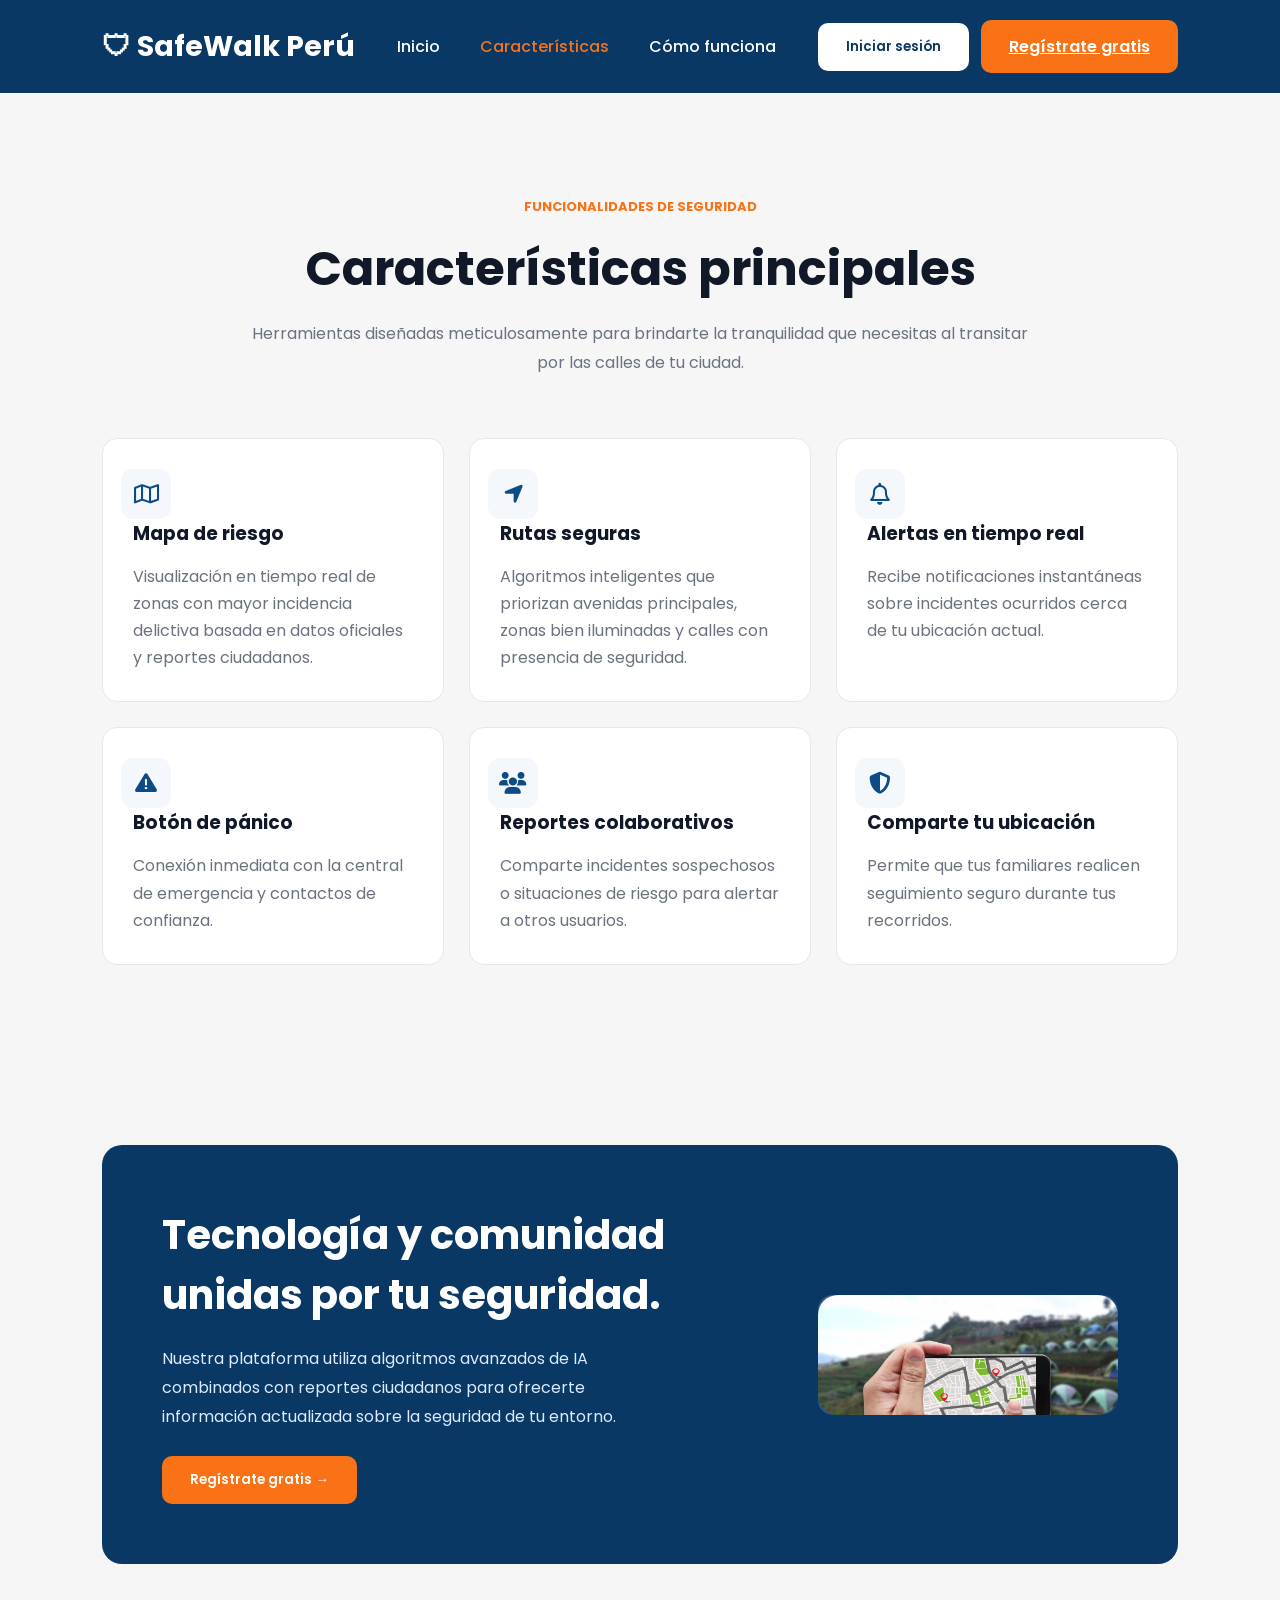
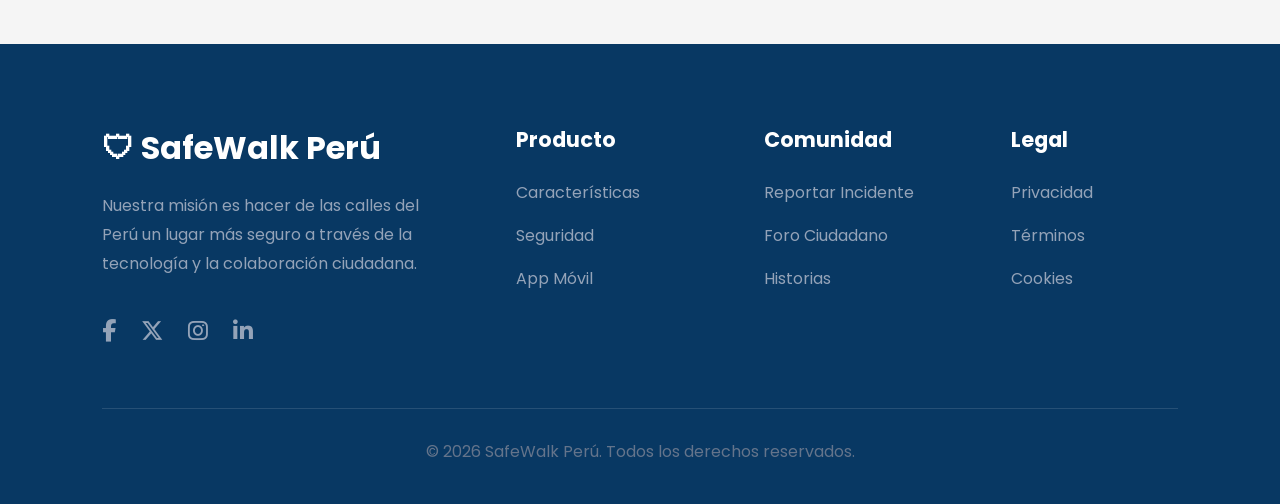
<file: caracteristicas.html>
<!DOCTYPE html>
<html lang="es">
  <head>
    <meta charset="UTF-8" />
    <meta name="viewport" content="width=device-width, initial-scale=1.0" />
    <title>Características | SafeWalk Perú</title>

    <link rel="preconnect" href="https://fonts.googleapis.com" />
    <link rel="preconnect" href="https://fonts.gstatic.com" crossorigin />

    <link
      href="https://fonts.googleapis.com/css2?family=Poppins:wght@400;500;600;700;800&display=swap"
      rel="stylesheet"
    />

    <link
      rel="stylesheet"
      href="https://cdnjs.cloudflare.com/ajax/libs/font-awesome/6.5.1/css/all.min.css"
    />

    <link rel="stylesheet" href="styles.css" />
  </head>

  <body>
    <header>
      <nav class="navbar">
        <div class="logo">🛡 SafeWalk Perú</div>

        <ul class="menu">
          <li><a href="index.html">Inicio</a></li>
          <li>
            <a href="caracteristicas.html" class="active">Características</a>
          </li>
          <li><a href="como-funciona.html">Cómo funciona</a></li>
        </ul>

        <div class="nav-buttons">
          <button class="btn-login">Iniciar sesión</button>

          <a href="registro.html" class="btn-orange"> Regístrate gratis </a>
        </div>
      </nav>
    </header>

    <section class="features-page">
      <div class="features-header">
        <span class="section-tag"> FUNCIONALIDADES DE SEGURIDAD </span>

        <h1>Características principales</h1>

        <p>
          Herramientas diseñadas meticulosamente para brindarte la tranquilidad
          que necesitas al transitar por las calles de tu ciudad.
        </p>
      </div>

      <div class="features-grid">
        <div class="feature-card">
          <div class="feature-icon">
            <i class="fa-regular fa-map"></i>
          </div>

          <h3>Mapa de riesgo</h3>

          <p>
            Visualización en tiempo real de zonas con mayor incidencia delictiva
            basada en datos oficiales y reportes ciudadanos.
          </p>
        </div>

        <div class="feature-card">
          <div class="feature-icon">
            <i class="fa-solid fa-location-arrow"></i>
          </div>

          <h3>Rutas seguras</h3>

          <p>
            Algoritmos inteligentes que priorizan avenidas principales, zonas
            bien iluminadas y calles con presencia de seguridad.
          </p>
        </div>

        <div class="feature-card">
          <div class="feature-icon">
            <i class="fa-regular fa-bell"></i>
          </div>

          <h3>Alertas en tiempo real</h3>

          <p>
            Recibe notificaciones instantáneas sobre incidentes ocurridos cerca
            de tu ubicación actual.
          </p>
        </div>

        <div class="feature-card">
          <div class="feature-icon">
            <i class="fa-solid fa-triangle-exclamation"></i>
          </div>

          <h3>Botón de pánico</h3>

          <p>
            Conexión inmediata con la central de emergencia y contactos de
            confianza.
          </p>
        </div>

        <div class="feature-card">
          <div class="feature-icon">
            <i class="fa-solid fa-users"></i>
          </div>

          <h3>Reportes colaborativos</h3>

          <p>
            Comparte incidentes sospechosos o situaciones de riesgo para alertar
            a otros usuarios.
          </p>
        </div>

        <div class="feature-card">
          <div class="feature-icon">
            <i class="fa-solid fa-shield-halved"></i>
          </div>

          <h3>Comparte tu ubicación</h3>

          <p>
            Permite que tus familiares realicen seguimiento seguro durante tus
            recorridos.
          </p>
        </div>
      </div>
    </section>

    <section class="features-cta">
      <div class="features-cta-content">
        <div>
          <h2>
            Tecnología y comunidad<br />
            unidas por tu seguridad.
          </h2>

          <p>
            Nuestra plataforma utiliza algoritmos avanzados de IA combinados con
            reportes ciudadanos para ofrecerte información actualizada sobre la
            seguridad de tu entorno.
          </p>

          <button class="btn-orange">Regístrate gratis →</button>
        </div>

        <div class="cta-decoration">
  <img src="images/safewalk-app.jpg" alt="Vista previa SafeWalk" />
</div>
    </section>

    <footer class="footer">
      <div class="footer-container">
        <div class="footer-brand">
          <h2>🛡 SafeWalk Perú</h2>

          <p>
            Nuestra misión es hacer de las calles del Perú un lugar más seguro a
            través de la tecnología y la colaboración ciudadana.
          </p>

          <div class="social-icons">
            <a href="#">
              <i class="fab fa-facebook-f"></i>
            </a>

            <a href="#">
              <i class="fab fa-x-twitter"></i>
            </a>

            <a href="#">
              <i class="fab fa-instagram"></i>
            </a>

            <a href="#">
              <i class="fab fa-linkedin-in"></i>
            </a>
          </div>
        </div>

        <div class="footer-column">
          <h3>Producto</h3>

          <a href="#">Características</a>
          <a href="#">Seguridad</a>
          <a href="#">App Móvil</a>
        </div>

        <div class="footer-column">
          <h3>Comunidad</h3>

          <a href="#">Reportar Incidente</a>
          <a href="#">Foro Ciudadano</a>
          <a href="#">Historias</a>
        </div>

        <div class="footer-column">
          <h3>Legal</h3>

          <a href="#">Privacidad</a>
          <a href="#">Términos</a>
          <a href="#">Cookies</a>
        </div>
      </div>

      <div class="footer-divider"></div>

      <div class="footer-copy">
        © 2026 SafeWalk Perú. Todos los derechos reservados.
      </div>
    </footer>
  </body>
</html>
</file>
<file: styles.css>
* {
  margin: 0;
  padding: 0;
  box-sizing: border-box;
  font-family: "Poppins", sans-serif;
}

body {
  background: #f5f5f5;
  color: #1f2937;
}

/* NAVBAR */

.navbar {
  background: #083863;
  padding: 20px 8%;
  display: flex;
  justify-content: space-between;
  align-items: center;
  position: sticky;
  top: 0;
}

.nav-buttons {
  display: flex;
  gap: 12px;
  align-items: center;
}

.btn-login {
  background: white;
  color: #083863;
  border: none;
  padding: 14px 28px;
  border-radius: 10px;
  cursor: pointer;
  font-weight: 600;
  transition: 0.3s;
}

.btn-login:hover {
  transform: translateY(-2px);
}

.btn-orange {
  background: #f97316;
  color: white;
  border: none;
  padding: 14px 28px;
  border-radius: 10px;
  cursor: pointer;
  font-weight: 600;
  transition: 0.3s;
}

.btn-orange:hover {
  transform: translateY(-2px);
}

.logo {
  color: white;
  font-size: 1.8rem;
  font-weight: 700;
}

.menu {
  display: flex;
  gap: 40px;
  list-style: none;
}

.menu a {
  color: white;
  text-decoration: none;
  font-weight: 500;
}

.btn-orange {
  background: #f97316;
  color: white;
  border: none;
  padding: 14px 28px;
  border-radius: 10px;
  cursor: pointer;
  font-weight: 600;
}

.btn-outline {
  background: white;
  color: #083863;
  border: 1px solid #d1d5db;
  padding: 14px 28px;
  border-radius: 10px;
  cursor: pointer;
}

/* HERO */

.hero {
  max-width: 1300px;
  margin: auto;
  min-height: 90vh;
  display: flex;
  justify-content: space-between;
  align-items: center;
  gap: 100px;
  padding: 80px 40px;
}

.hero-text {
  flex: 1;
}

.badge {
  display: inline-block;
  background: #fff1e8;
  color: #f97316;
  padding: 8px 18px;
  border-radius: 999px;
  font-size: 14px;
  font-weight: 600;
  margin-bottom: 25px;
}

.hero-title {
  font-size: 4rem;
  line-height: 1.05;
  font-weight: 800;
  margin-bottom: 25px;
}

.hero-title span {
  color: #f97316;
}

.hero-description {
  max-width: 620px;
  color: #6b7280;
  font-size: 1.2rem;
  line-height: 1.8;
}

.hero-buttons {
  display: flex;
  gap: 15px;
  margin-top: 35px;
  margin-bottom: 40px;
}

.benefits {
  display: grid;
  grid-template-columns: repeat(2, 1fr);
  gap: 18px 50px;
  color: #4b5563;
}

.hero-image {
  position: relative;
}

.hero-image img {
  width: 520px;
  height: 560px;
  object-fit: cover;
  border-radius: 20px;
  border: 5px solid white;
  box-shadow: 0 25px 60px rgba(0, 0, 0, 0.18);
}

/* TARJETAS FLOTANTES */

.floating-card {
  position: absolute;
  background: white;
  padding: 15px 20px;
  border-radius: 18px;
  box-shadow: 0 10px 30px rgba(0, 0, 0, 0.15);
  display: flex;
  flex-direction: column;
  gap: 4px;
}

.floating-card small {
  color: #6b7280;
}

.top-card {
  top: 30px;
  right: -40px;
}

.left-card {
  left: -40px;
  bottom: 80px;
}

.right-card {
  right: -30px;
  bottom: 20px;
}

/* RESPONSIVE */

@media (max-width: 992px) {
  .hero {
    flex-direction: column;
    text-align: center;
    gap: 60px;
  }

  .hero-title {
    font-size: 3.5rem;
  }

  .benefits {
    grid-template-columns: 1fr;
  }

  .hero-image img {
    width: 100%;
    max-width: 450px;
    height: auto;
  }

  .floating-card {
    display: none;
  }

  .menu {
    display: none;
  }
}

/* DESAFÍOS */

.challenge {
  background: f5f5f5;
  padding: 120px 8%;
}

.section-header {
  text-align: center;
  max-width: 800px;
  margin: 0 auto 70px;
}

.section-header h2 {
  font-size: 3rem;
  font-weight: 800;
  color: #111827;
}

.line {
  width: 80px;
  height: 5px;
  background: #f97316;
  border-radius: 20px;
  margin: 20px auto 30px;
}

.section-header p {
  color: #6b7280;
  font-size: 1.15rem;
  line-height: 1.8;
}

.challenge-cards {
  max-width: 1200px;
  margin: auto;
  display: grid;
  grid-template-columns: repeat(3, 1fr);
  gap: 30px;
}

.challenge-card {
  background: #f1f5f9;
  padding: 45px 35px;
  border-radius: 18px;
  text-align: center;
  transition: 0.3s;
}

.challenge-card:hover {
  transform: translateY(-8px);
  box-shadow: 0 15px 30px rgba(0, 0, 0, 0.08);
}

.icon {
  width: 60px;
  height: 60px;

  display: flex;
  align-items: center;
  justify-content: center;

  background: #eef4ff;
  border-radius: 12px;

  margin: 0 auto 20px;
}

.icon i {
  font-size: 24px;
  color: #0b3c6d;
}

.challenge-card h3 {
  font-size: 1.2rem;
  margin-bottom: 18px;
  color: #1f2937;
}

.challenge-card p {
  color: #6b7280;
  line-height: 1.8;
}

/* RESPONSIVE */

@media (max-width: 992px) {
  .challenge-cards {
    grid-template-columns: 1fr;
  }

  .section-header h2 {
    font-size: 2.2rem;
  }
}

/* CTA AZUL */

.community {
  background: #083863;
  padding: 80px 8%;
}

.community-content {
  max-width: 1200px;
  margin: auto;
  display: flex;
  justify-content: space-between;
  align-items: center;
  gap: 60px;
}

.community-text h2 {
  color: white;
  font-size: 3rem;
  line-height: 1.1;
  margin-bottom: 20px;
}

.community-text p {
  color: #dbeafe;
  font-size: 1.15rem;
  line-height: 1.8;
  max-width: 600px;
}

.community-btn {
  background: #f97316;
  color: white;
  border: none;
  padding: 24px 45px;
  border-radius: 16px;
  font-size: 1.2rem;
  font-weight: 600;
  cursor: pointer;

  box-shadow: 0 12px 30px rgba(249, 115, 22, 0.35),
    0 6px 12px rgba(0, 0, 0, 0.12);

  transition: all 0.3s ease;
}

.community-btn:hover {
  transform: translateY(-4px);

  box-shadow: 0 18px 40px rgba(249, 115, 22, 0.45),
    0 10px 20px rgba(0, 0, 0, 0.18);
}

/* PRIORIDAD */

.priority {
  padding: 100px 8%;
  display: flex;
  align-items: center;
  justify-content: center;
  gap: 70px;
  background: #f6f6f7;
}

.priority-image img {
  width: 520px;
  height: 340px;
  object-fit: cover;
  border-radius: 20px;
  box-shadow: 0 10px 25px rgba(0, 0, 0, 0.12);
}

.priority-content {
  max-width: 550px;
}

.priority-content h2 {
  font-size: 3rem;
  line-height: 1.1;
  margin-bottom: 25px;
  color: #111827;
}

.priority-content p {
  color: #6b7280;
  line-height: 1.9;
  margin-bottom: 30px;
}

.feature-box {
  background: white;
  border: 1px solid #e5e7eb;
  border-radius: 16px;
  padding: 20px;
  display: flex;
  gap: 18px;
  align-items: flex-start;
  margin-bottom: 18px;
}

.feature-box h4 {
  margin-bottom: 6px;
  color: #111827;
}

.feature-box span {
  color: #6b7280;
  font-size: 0.95rem;
}

/* RESPONSIVE */

@media (max-width: 992px) {
  .community-content {
    flex-direction: column;
    text-align: center;
  }

  .community-btn {
    min-width: auto;
    width: 100%;
  }

  .priority {
    flex-direction: column;
  }

  .priority-image img {
    width: 100%;
    height: auto;
  }

  .priority-content h2 {
    font-size: 2.2rem;
  }
}

.footer {
  background: #083863;
  padding: 80px 8% 40px;
}

.footer-container {
  max-width: 1200px;
  margin: auto;
  display: grid;
  grid-template-columns: 2fr 1fr 1fr 1fr;
  gap: 80px;
}

.footer-brand h2 {
  color: white;
  font-size: 2rem;
  margin-bottom: 20px;
}

.footer-brand p {
  color: #94a3b8;
  line-height: 1.8;
  max-width: 420px;
}

.social-icons {
  display: flex;
  gap: 25px;
  margin-top: 35px;
}

.social-icons a {
  color: #94a3b8;
  text-decoration: none;
  font-size: 1.4rem;
  transition: 0.3s;
}

.social-icons a:hover {
  color: white;
}

.footer-column h3 {
  color: white;
  margin-bottom: 25px;
  font-size: 1.3rem;
}

.footer-column a {
  display: block;
  text-decoration: none;
  color: #94a3b8;
  margin-bottom: 18px;
  transition: 0.3s;
}

.footer-column a:hover {
  color: white;
}

.footer-divider {
  max-width: 1200px;
  margin: 60px auto 30px;
  border-top: 1px solid rgba(255, 255, 255, 0.12);
}

.footer-copy {
  text-align: center;
  color: #64748b;
}

/* RESPONSIVE */

@media (max-width: 992px) {
  .footer-container {
    grid-template-columns: 1fr;
    gap: 40px;
  }

  .footer-brand {
    text-align: center;
  }

  .footer-brand p {
    margin: auto;
  }

  .social-icons {
    justify-content: center;
  }
}

.features-page {
  padding: 100px 8%;
  background: #f6f6f7;
}

.features-header {
  text-align: center;
  max-width: 800px;
  margin: auto;
}

.section-tag {
  color: #f97316;
  font-size: 13px;
  font-weight: 700;
}

.features-header h1 {
  font-size: 3rem;
  margin: 15px 0;
  color: #111827;
}

.features-header p {
  color: #6b7280;
  line-height: 1.8;
}

/* GRID */

.features-grid {
  margin-top: 60px;

  display: grid;
  grid-template-columns: repeat(3, 1fr);
  gap: 25px;

  max-width: 1200px;
  margin-left: auto;
  margin-right: auto;
}

.feature-card {
  background: white;
  border: 1px solid #e5e7eb;
  border-radius: 15px;
  padding: 30px;
  transition: 0.3s;
}

.feature-card:hover {
  transform: translateY(-5px);
  box-shadow: 0 15px 30px rgba(0, 0, 0, 0.08);
}

.feature-card h3 {
  margin-bottom: 15px;
  color: #111827;
}

.feature-card p {
  color: #6b7280;
  line-height: 1.7;
}

/* CTA */

.features-cta {
  padding: 80px 8%;
}

.features-cta-content {
  max-width: 1200px;
  margin: auto;

  background: #083863;
  border-radius: 20px;

  padding: 60px;

  display: flex;
  justify-content: space-between;
  align-items: center;
}

.features-cta-content h2 {
  color: white;
  font-size: 2.5rem;
  margin-bottom: 20px;
}

.features-cta-content p {
  color: #dbeafe;
  max-width: 500px;
  line-height: 1.8;
  margin-bottom: 25px;
}

.cta-decoration {
  width: 300px;
  height: 120px;

  background: linear-gradient(
    135deg,
    rgba(255, 255, 255, 0.2),
    rgba(255, 255, 255, 0.05)
  );

  border-radius: 15px;
}

/* RESPONSIVE */

@media (max-width: 992px) {
  .features-grid {
    grid-template-columns: 1fr;
  }

  .features-cta-content {
    flex-direction: column;
    gap: 40px;
    text-align: center;
  }

  .features-header h1 {
    font-size: 2.2rem;
  }
}

.active {
  color: #f97316 !important;
  font-weight: 700;
}

.feature-icon {
  width: 50px;
  height: 50px;
  background: #f4f7fb;
  border-radius: 12px;

  display: flex;
  align-items: center;
  justify-content: center;

  flex-shrink: 0;
  margin-left: -12px;
}

.feature-icon i {
  font-size: 22px;
  color: #0d4b87;
}
/* COMO FUNCIONA */

.how-page {
  padding: 80px 8%;
  background: #f6f6f7;
}

.how-header {
  text-align: center;
  max-width: 800px;
  margin: auto;
}

.how-header h1 {
  font-size: 3.5rem;
  margin: 15px 0;
}

.how-header span {
  color: #0b3c6d;
}

.how-header p {
  color: #6b7280;
  line-height: 1.8;
}

.timeline {
  max-width: 1000px;
  margin: 80px auto 0;
  position: relative;
}

.timeline::before {
  content: "";
  position: absolute;
  left: 25px;
  top: 0;
  bottom: 0;
  width: 3px;
  background: #dbe4ef;
}

.timeline-item {
  display: flex;
  gap: 30px;
  margin-bottom: 40px;
  position: relative;
}

.timeline-number {
  width: 50px;
  height: 50px;
  border-radius: 50%;
  background: #0b3c6d;
  color: white;
  display: flex;
  align-items: center;
  justify-content: center;
  font-weight: 700;
  z-index: 2;
}

.timeline-card {
  flex: 1;
  background: white;
  border-radius: 18px;
  border: 1px solid #e5e7eb;
  padding: 20px;
  display: flex;
  gap: 25px;
}

.timeline-card img {
  width: 220px;
  height: 130px;
  object-fit: cover;
  border-radius: 12px;
}

.timeline-content h3 {
  margin-bottom: 15px;
  color: #111827;
}

.timeline-content p {
  color: #6b7280;
  line-height: 1.8;
}

/* CTA COMO FUNCIONA */

.walk-cta {
  padding: 60px 8%;
}

.walk-cta-content {
  max-width: 1200px;
  margin: auto;

  background: #083863;
  border-radius: 18px;

  padding: 40px 50px;

  display: flex;
  justify-content: space-between;
  align-items: center;

  box-shadow: 0 10px 25px rgba(0, 0, 0, 0.12);
}

.walk-cta-text h2 {
  color: white;
  font-size: 2.3rem;
  margin-bottom: 15px;
}

.walk-cta-text p {
  color: #dbeafe;
  font-size: 1.05rem;
  line-height: 1.8;
  max-width: 500px;
}

.walk-cta-buttons {
  display: flex;
  gap: 15px;
}

.walk-cta-buttons .btn-orange {
  min-width: 200px;
}

.walk-cta-buttons .btn-outline {
  background: white;
  border: none;
  min-width: 180px;
  color: #374151;
}

/* RESPONSIVE */

@media (max-width: 992px) {
  .walk-cta-content {
    flex-direction: column;
    text-align: center;
    gap: 30px;
  }

  .walk-cta-buttons {
    width: 100%;
    justify-content: center;
  }
}

.register-page {
  padding: 80px 8%;
}

.register-container {
  max-width: 1200px;
  margin: auto;

  display: grid;
  grid-template-columns: 1fr 1fr;
  gap: 40px;
}

.register-form {
  background: white;
  padding: 40px;
  border-radius: 20px;
  border: 1px solid #e5e7eb;
}

.register-form h1 {
  margin-bottom: 10px;
}

.register-form p {
  color: #6b7280;
  margin-bottom: 25px;
}

.register-form label {
  display: block;
  margin: 15px 0 8px;
  font-weight: 600;
}

.register-form input {
  width: 100%;
  padding: 14px;
  border: 1px solid #d1d5db;
  border-radius: 10px;
}

.register-btn {
  width: 100%;
  margin-top: 25px;
  background: #f97316;
  color: white;
  border: none;
  padding: 15px;
  border-radius: 10px;
  font-weight: 600;
  cursor: pointer;
}

.register-info {
  position: relative;
}

.register-info img {
  width: 100%;
  height: 100%;
  object-fit: cover;
  border-radius: 20px;
}

.overlay-card {
  position: absolute;
  left: 25px;
  right: 25px;
  bottom: 25px;

  background: rgba(11, 60, 109, 0.9);
  color: white;

  padding: 20px;
  border-radius: 15px;
}

@media (max-width: 992px) {
  .register-container {
    grid-template-columns: 1fr;
  }
}

/* =========================
   REGISTRO
========================= */

.register-page {
  padding: 80px 8%;
}

.register-container {
  max-width: 1300px;
  margin: auto;

  display: grid;
  grid-template-columns: 1fr 1fr;
  gap: 40px;
  align-items: start;
}

.register-form {
  background: white;
  border: 1px solid #e5e7eb;
  border-radius: 20px;
  padding: 40px;

  box-shadow: 0 10px 30px rgba(0, 0, 0, 0.06);
}

.register-form h1 {
  font-size: 2.1rem;
  margin-bottom: 10px;
  color: #111827;
}

.register-form p {
  color: #6b7280;
  margin-bottom: 25px;
}

.register-form label {
  display: block;
  font-weight: 600;
  margin-bottom: 8px;
  margin-top: 18px;
}

.register-form input {
  width: 100%;
  padding: 14px 16px;
  border: 1px solid #d1d5db;
  border-radius: 10px;
  font-size: 15px;
}

.register-form input:focus {
  outline: none;
  border-color: #0b3c6d;
}

.register-btn {
  width: 100%;
  margin-top: 25px;
  background: #f97316;
  color: white;
  border: none;
  border-radius: 10px;
  padding: 15px;
  font-weight: 600;
  cursor: pointer;
  transition: 0.3s;
}

.register-btn:hover {
  background: #ea580c;
}

/* =========================
 SEPARADOR
========================= */

.separator {
  display: flex;
  align-items: center;
  gap: 15px;
  margin: 25px 0;
  color: #9ca3af;
  font-size: 12px;
  text-align: center;
}

.separator::before,
.separator::after {
  content: "";
  flex: 1;
  height: 1px;
  background: #e5e7eb;
}

/* =========================
 SOCIAL LOGIN
========================= */

.social-login {
  display: flex;
  gap: 12px;
}

.social-btn {
  flex: 1;
  background: white;
  border: 1px solid #d1d5db;
  border-radius: 10px;
  padding: 12px;
  cursor: pointer;

  display: flex;
  align-items: center;
  justify-content: center;
  gap: 8px;

  transition: 0.3s;
}

.social-btn:hover {
  background: #f9fafb;
}

.social-btn i {
  color: #f97316;
}

/* =========================
 LOGIN LINK
========================= */

.login-link {
  text-align: center;
  margin-top: 20px;
  font-size: 14px;
}

.login-link a {
  color: #f97316;
  text-decoration: none;
  font-weight: 600;
}

.terms {
  text-align: center;
  margin-top: 15px;
  font-size: 11px;
  color: #6b7280;
  line-height: 1.5;
}

.terms a {
  color: #6b7280;
}

/* =========================
 PANEL DERECHO
========================= */

.register-right {
  display: flex;
  flex-direction: column;
}

.register-info {
  position: relative;
  overflow: hidden;
  border-radius: 20px;

  box-shadow: 0 10px 30px rgba(0, 0, 0, 0.08);
}

.register-info img {
  width: 100%;
  height: 500px;
  object-fit: cover;
  display: block;
}

.overlay-card {
  position: absolute;
  left: 20px;
  right: 20px;
  bottom: 20px;

  background: rgba(11, 60, 109, 0.92);
  color: white;

  padding: 20px;
  border-radius: 15px;
  backdrop-filter: blur(8px);
}

.overlay-card h3 {
  margin-bottom: 8px;
  font-size: 1.8rem;
}

.overlay-card p {
  line-height: 1.6;
}

/* =========================
 TESTIMONIO
========================= */

.testimonial-card {
  margin-top: 20px;

  background: white;
  border: 1px solid #e5e7eb;
  border-radius: 16px;

  padding: 25px;

  box-shadow: 0 10px 30px rgba(0, 0, 0, 0.05);
}

.testimonial-card p {
  font-style: italic;
  color: #374151;
  line-height: 1.8;
  margin-bottom: 20px;
}

.testimonial-user {
  display: flex;
  align-items: center;
  gap: 12px;
}

.testimonial-user img {
  width: 50px;
  height: 50px;
  border-radius: 50%;
  object-fit: cover;
}

.testimonial-user h4 {
  margin: 0;
  font-size: 16px;
}

.testimonial-user span {
  color: #6b7280;
  font-size: 13px;
}

/* =========================
 ESTADÍSTICAS
========================= */

.stats {
  display: flex;
  gap: 15px;
  margin-top: 20px;
}

.stat-box {
  flex: 1;

  background: white;
  border: 1px solid #e5e7eb;
  border-radius: 12px;

  text-align: center;

  padding: 20px;

  box-shadow: 0 5px 15px rgba(0, 0, 0, 0.04);
}

.stat-box h3 {
  font-size: 2rem;
  font-weight: 800;
  margin-bottom: 5px;
}

.stat-box:nth-child(1) h3 {
  color: #0b3c6d;
}

.stat-box:nth-child(2) h3 {
  color: #f97316;
}

.stat-box:nth-child(3) h3 {
  color: #111827;
}

.stat-box p {
  color: #6b7280;
  font-size: 13px;
}

/* =========================
 RESPONSIVE
========================= */

@media (max-width: 992px) {
  .register-container {
    grid-template-columns: 1fr;
  }

  .social-login {
    flex-direction: column;
  }

  .stats {
    flex-direction: column;
  }

  .register-info img {
    height: 350px;
  }
}
.cta-decoration img {
  width: 100%;
  height: 100%;
  object-fit: cover;
  border-radius: 20px;
}
</file>
